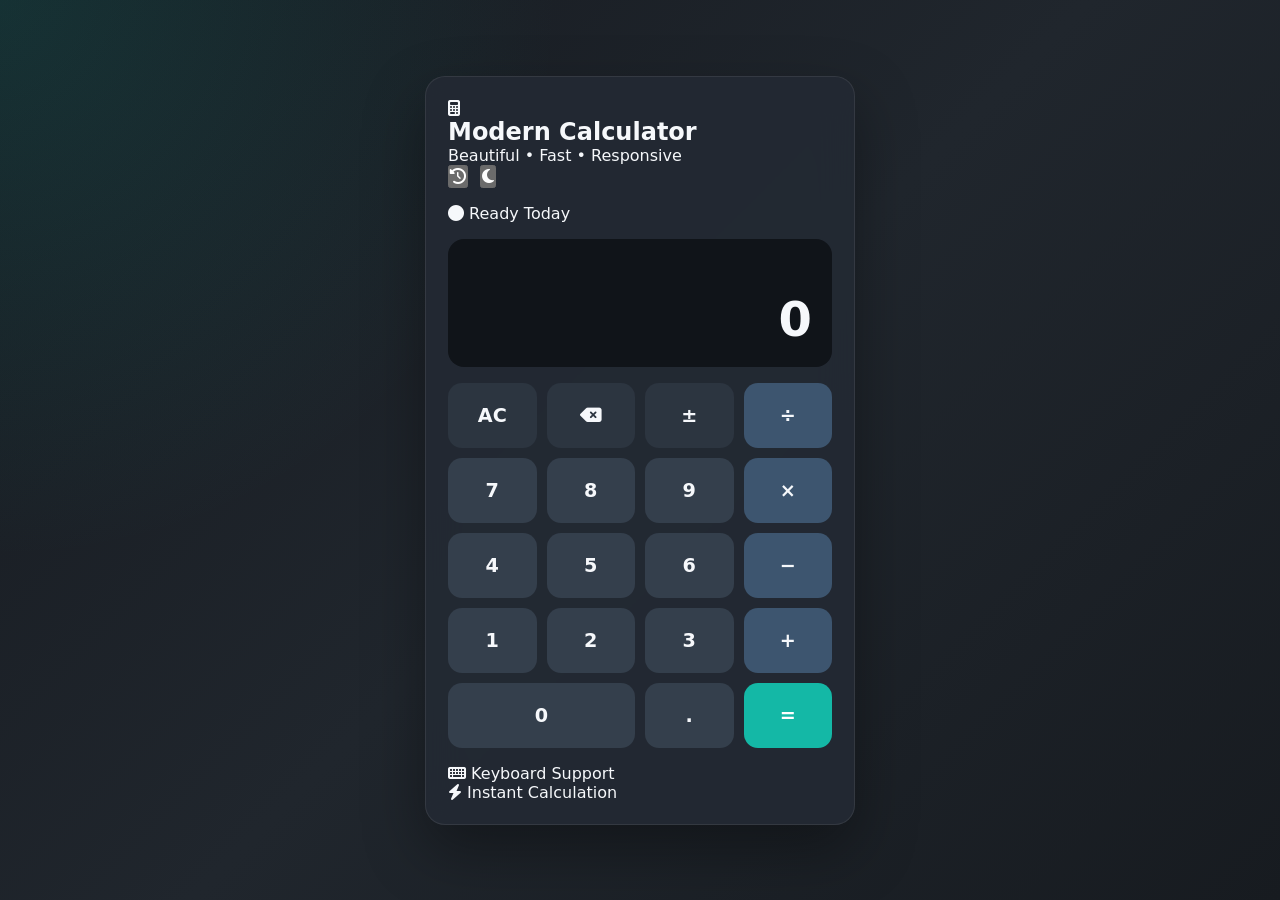
<file: index.html>
<!DOCTYPE html>
<html lang="en">
<head>
<meta charset="UTF-8">
<meta name="viewport" content="width=device-width, initial-scale=1.0">

<title>Modern Calculator</title>

<link rel="preconnect" href="https://fonts.googleapis.com">
<link rel="preconnect" href="https://fonts.gstatic.com" crossorigin>

<link href="https://fonts.googleapis.com/css2?family=Poppins:wght@300;400;500;600;700&display=swap" rel="stylesheet">

<link
rel="stylesheet"
href="https://cdnjs.cloudflare.com/ajax/libs/font-awesome/6.6.0/css/all.min.css"
/>

<link rel="stylesheet" href="styles.css">

</head>

<body>

<div class="background">
<div class="blob blob1"></div>
<div class="blob blob2"></div>
<div class="blob blob3"></div>
</div>

<main class="shell">

<section class="calculator">

<header class="header">

<div class="logo">

<div class="logo-icon">
<i class="fa-solid fa-calculator"></i>
</div>

<div>
<h2>Modern Calculator</h2>
<p>Beautiful • Fast • Responsive</p>
</div>

</div>

<div class="header-actions">

<button class="icon-btn">
<i class="fa-solid fa-clock-rotate-left"></i>
</button>

<button class="icon-btn">
<i class="fa-solid fa-moon"></i>
</button>

</div>

</header>

<div class="status-row">

<span id="status">
<i class="fa-solid fa-circle"></i>
Ready
</span>

<span id="datetime">
Today
</span>

</div>

<section class="display">

<div
class="expression"
id="expression"
>
&nbsp;
</div>

<output
class="value"
id="display"
>
0
</output>

</section>

<section class="keypad">

<button class="key utility" data-action="clear">
AC
</button>

<button class="key utility" data-action="backspace">
<i class="fa-solid fa-delete-left"></i>
</button>

<button class="key utility" data-action="sign">
±
</button>

<button class="key operator" data-operator="divide">
÷
</button>

<button class="key" data-digit="7">7</button>
<button class="key" data-digit="8">8</button>
<button class="key" data-digit="9">9</button>

<button class="key operator" data-operator="multiply">
×
</button>

<button class="key" data-digit="4">4</button>
<button class="key" data-digit="5">5</button>
<button class="key" data-digit="6">6</button>

<button class="key operator" data-operator="subtract">
−
</button>

<button class="key" data-digit="1">1</button>
<button class="key" data-digit="2">2</button>
<button class="key" data-digit="3">3</button>

<button class="key operator" data-operator="add">
+
</button>

<button class="key wide" data-digit="0">
0
</button>

<button class="key" data-action="decimal">
.
</button>

<button class="key equals" data-action="equals">
=
</button>

</section>

<footer>

<div class="footer-item">
<i class="fa-solid fa-keyboard"></i>
Keyboard Support
</div>

<div class="footer-item">
<i class="fa-solid fa-bolt"></i>
Instant Calculation
</div>

</footer>

</section>

</main>

<script src="script.js"></script>

</body>
</html>
</file>
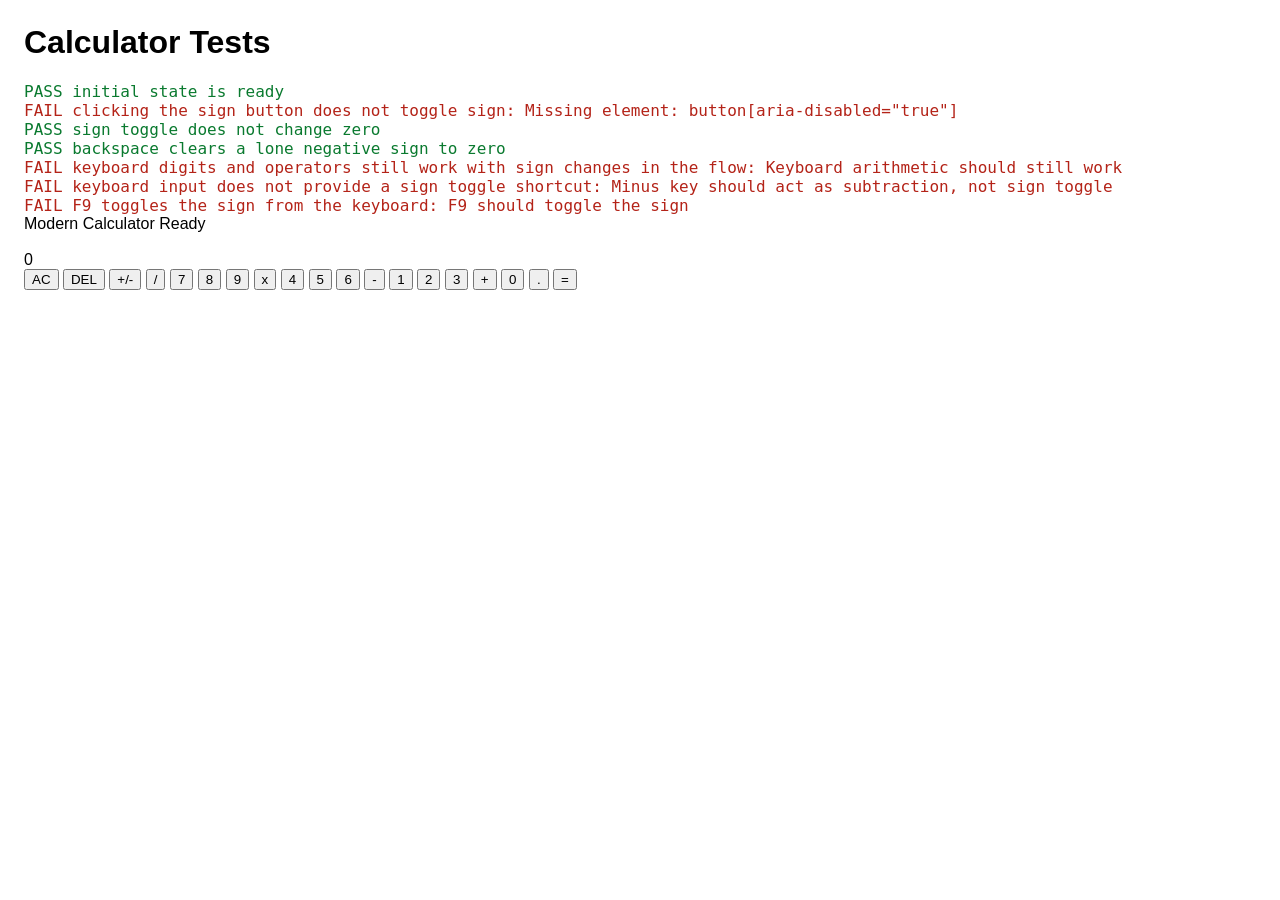
<file: tests/calculator.spec.html>
<!doctype html>
<html lang="en">
  <head>
    <meta charset="UTF-8" />
    <meta name="viewport" content="width=device-width, initial-scale=1.0" />
    <title>Calculator Tests</title>
    <style>
      body {
        font-family: Arial, sans-serif;
        margin: 24px;
      }

      #results {
        white-space: pre-wrap;
        font-family: Consolas, monospace;
      }

      .pass {
        color: #0a7a2f;
      }

      .fail {
        color: #b42318;
      }
    </style>
  </head>
  <body>
    <main>
      <h1>Calculator Tests</h1>
      <div id="results">Running...</div>
    </main>

    <section class="shell" aria-label="Modern calculator">
      <section class="calculator" aria-label="Calculator">
        <div class="brand-row">
          <span>Modern Calculator</span>
          <span class="status" id="status">Ready</span>
        </div>

        <div class="display" aria-live="polite">
          <div class="expression" id="expression">&nbsp;</div>
          <output class="value" id="display">0</output>
        </div>

        <div class="keypad" aria-label="Calculator controls">
          <button class="key utility" type="button" data-action="clear">AC</button>
          <button class="key utility" type="button" data-action="backspace">DEL</button>
          <button class="key utility" type="button" data-action="sign">+/-</button>
          <button class="key operator" type="button" data-operator="divide">/</button>

          <button class="key" type="button" data-digit="7">7</button>
          <button class="key" type="button" data-digit="8">8</button>
          <button class="key" type="button" data-digit="9">9</button>
          <button class="key operator" type="button" data-operator="multiply">x</button>

          <button class="key" type="button" data-digit="4">4</button>
          <button class="key" type="button" data-digit="5">5</button>
          <button class="key" type="button" data-digit="6">6</button>
          <button class="key operator" type="button" data-operator="subtract">-</button>

          <button class="key" type="button" data-digit="1">1</button>
          <button class="key" type="button" data-digit="2">2</button>
          <button class="key" type="button" data-digit="3">3</button>
          <button class="key operator" type="button" data-operator="add">+</button>

          <button class="key wide" type="button" data-digit="0">0</button>
          <button class="key" type="button" data-action="decimal">.</button>
          <button class="key equals" type="button" data-action="equals">=</button>
        </div>
      </section>
    </section>

    <script src="../script.js"></script>
    <script src="./calculator.spec.js"></script>
  </body>
</html>
</file>
<file: styles.css>
:root {
  color-scheme: dark;

  --page: #161a20;
  --panel: #232a33;
  --panel-strong: #2c3540;
  --surface: #343f4c;
  --surface-hover: #435264;

  --text: #f6f8fb;
  --muted: #9ea9b8;

  --accent: #14b8a6;
  --accent-hover: #0f9485;

  --danger: #ef4444;

  --shadow: 0 25px 60px rgba(0,0,0,.35);

  --transition: .25s ease;
}

/* ---------- Light Theme ---------- */


/* ---------- Reset ---------- */

*{
  margin:0;
  padding:0;
  box-sizing:border-box;
}

html,
body{
  min-height:100%;
}

body{
  font-family:Inter,system-ui,sans-serif;
  background:
      radial-gradient(circle at top left,rgba(20,184,166,.15),transparent 35rem),
      linear-gradient(135deg,#161a20,#20262d,#171b20);
  color:var(--text);
  transition:.4s;
}

button,
output{
  font:inherit;
}

/* ---------- Layout ---------- */

.shell{
  min-height:100vh;
  display:grid;
  place-items:center;
  padding:24px;
}

.calculator{

  width:min(100%,430px);

  background:rgba(35,42,51,.92);

  border-radius:20px;

  border:1px solid rgba(255,255,255,.08);

  backdrop-filter:blur(18px);

  box-shadow:var(--shadow);

  display:flex;
  flex-direction:column;

  gap:16px;

  padding:22px;

  transition:.3s;
}

/* ---------- Header ---------- */

.brand-row{

  display:flex;

  justify-content:space-between;
  background-color:white;
  align-items:center;
}

.brand-title{

  font-weight:700;

  letter-spacing:.5px;

  font-size:1rem;
}

.header-actions{

  display:flex;

  gap:12px;

  align-items:center;
}

.status{

  color:var(--accent);

  font-weight:600;
}

.status.error{

  color:var(--danger);
}

.theme-btn{

  border:none;

  background:var(--surface);

  color:var(--text);

  width:38px;

  height:38px;

  border-radius:50%;

  cursor:pointer;

  transition:var(--transition);
}

.theme-btn:hover{

  transform:rotate(25deg);

  background:var(--surface-hover);
}

/* ---------- Date ---------- */

.datetime{

  display:flex;

  justify-content:space-between;

  color:var(--muted);

  font-size:.82rem;
}

/* ---------- Memory ---------- */

.memory-indicator{

  padding:10px 14px;

  border-radius:10px;

  background:rgba(255,255,255,.05);

  color:var(--muted);

  font-size:.85rem;
}

/* ---------- Display ---------- */

.display{

  background:#101419;

  border-radius:16px;

  padding:20px;

  min-height:120px;

  display:flex;

  flex-direction:column;

  justify-content:flex-end;

  gap:8px;
}

.expression{

  color:var(--muted);

  text-align:right;

  min-height:24px;

  overflow:hidden;
}

.value{

  font-size:3rem;

  font-weight:700;

  text-align:right;

  overflow:hidden;
}

/* ---------- Buttons ---------- */

.keypad{

  display:grid;

  grid-template-columns:repeat(4,1fr);

  gap:10px;
}

.key{

  height:65px;

  border:none;

  border-radius:14px;

  background:var(--surface);

  color:var(--text);

  cursor:pointer;

  font-size:1.2rem;

  font-weight:700;

  transition:var(--transition);
}

.key:hover{

  background:var(--surface-hover);

  transform:translateY(-2px);
}

.key:active,

.key.pressed{

  transform:scale(.96);
}

.utility{

  background:var(--panel-strong);
}

.operator{

  background:#3d556f;
}

.equals{

  background:var(--accent);

  color:white;
}

.equals:hover{

  background:var(--accent-hover);
}

.wide{

  grid-column:span 2;
}

/* ---------- History ---------- */

.history-panel{

  margin-top:8px;

  background:rgba(255,255,255,.05);

  border-radius:14px;

  padding:14px;
}

.history-header{

  display:flex;

  justify-content:space-between;

  align-items:center;

  margin-bottom:10px;

  font-weight:600;
}

.history-header button{

  border:none;

  background:var(--accent);

  color:white;

  padding:6px 10px;

  border-radius:8px;

  cursor:pointer;
}

.history-header button:hover{

  background:var(--accent-hover);
}

#historyList{

  list-style:none;

  display:flex;

  flex-direction:column;

  gap:8px;

  max-height:140px;

  overflow-y:auto;

  padding-right:4px;
}

#historyList li{

  background:rgba(255,255,255,.05);

  padding:8px;

  border-radius:8px;

  font-size:.88rem;

  color:var(--muted);
}

/* Scrollbar */

#historyList::-webkit-scrollbar{

  width:6px;
}

#historyList::-webkit-scrollbar-thumb{

  background:var(--accent);

  border-radius:20px;
}

/* ---------- Footer ---------- */

.calculator-footer{

  margin-top:8px;

  border-top:1px solid rgba(255,255,255,.08);

  padding-top:12px;

  display:flex;

  justify-content:space-between;

  align-items:center;

  font-size:.78rem;

  color:var(--muted);
}

/* ---------- Animations ---------- */

.display{

  animation:fade .4s ease;
}

@keyframes fade{

  from{
    opacity:0;
    transform:translateY(8px);
  }

  to{
    opacity:1;
    transform:translateY(0);
  }
}

.key{

  animation:pop .2s ease;
}

@keyframes pop{

  from{
    transform:scale(.95);
  }

  to{
    transform:scale(1);
  }
}

/* ---------- Responsive ---------- */

@media(max-width:480px){

  .calculator{

    width:100%;

    padding:16px;
  }

  .value{

    font-size:2.4rem;
  }

  .key{

    height:58px;

    font-size:1.05rem;
  }

  .calculator-footer{

    flex-direction:column;

    gap:6px;

    text-align:center;
  }

}
</file>
